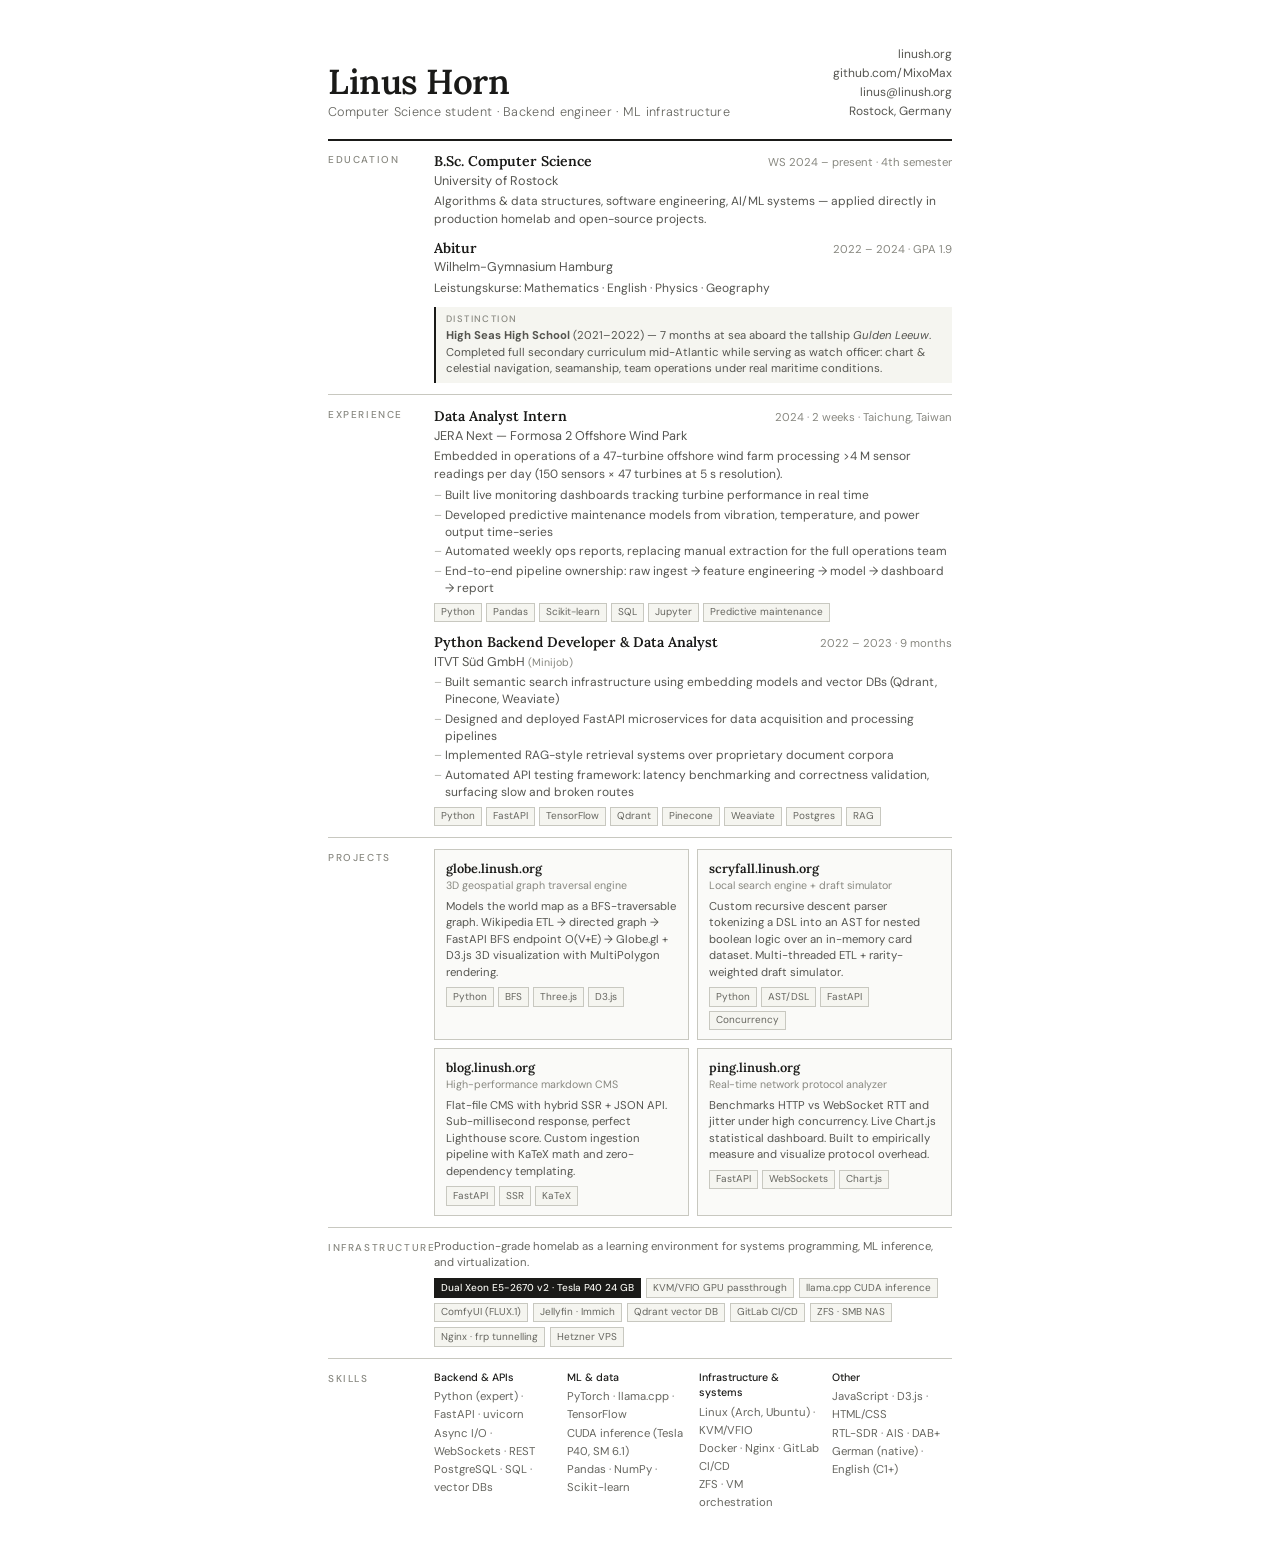
<file: static/resume_linus_horn_pdf.html>
<!DOCTYPE html>
<html lang="en">
<head>
<meta charset="UTF-8">
<meta name="viewport" content="width=device-width, initial-scale=1.0">
<title>Linus Horn — Resume</title>
<style>
@import url('https://fonts.googleapis.com/css2?family=Lora:ital,wght@0,400;0,500;0,600;1,400&family=DM+Sans:wght@300;400;500&display=swap');

@page {
  size: A4;
  margin: 18mm 18mm 16mm 18mm;
}

* { box-sizing: border-box; margin: 0; padding: 0; }

body {
  font-family: 'DM Sans', system-ui, sans-serif;
  color: #1a1a18;
  font-size: 10.5pt;
  line-height: 1.45;
  background: #fff;
  -webkit-print-color-adjust: exact;
  print-color-adjust: exact;
}

.page {
  max-width: 720px;
  margin: 0 auto;
  padding: 2.8rem 3rem;
  background: #fff;
}

/* --- HEADER --- */
.header {
  display: grid;
  grid-template-columns: 1fr auto;
  gap: 0 2rem;
  align-items: end;
  margin-bottom: 1.1rem;
}
.name {
  font-family: 'Lora', Georgia, serif;
  font-size: 26pt;
  font-weight: 600;
  letter-spacing: -0.5px;
  line-height: 1;
  color: #1a1a18;
}
.tagline {
  font-size: 9.5pt;
  font-weight: 300;
  color: #666660;
  margin-top: 5px;
  letter-spacing: 0.3px;
}
.contact-block {
  text-align: right;
}
.contact-block a, .contact-block span {
  display: block;
  font-size: 9pt;
  color: #555550;
  text-decoration: none;
  line-height: 1.6;
}

/* --- RULE SYSTEM --- */
.rule-top {
  border: none;
  border-top: 2px solid #1a1a18;
  margin-bottom: 0;
}
.rule-thin {
  border: none;
  border-top: 0.5px solid #c8c8c0;
  margin: 11px 0;
}

/* --- SECTION --- */
.section {
  display: grid;
  grid-template-columns: 88px 1fr;
  gap: 0 18px;
  margin-top: 10px;
}
.section-label {
  font-size: 7.5pt;
  font-weight: 500;
  letter-spacing: 1.6px;
  text-transform: uppercase;
  color: #888880;
  padding-top: 2px;
  line-height: 1.3;
}
.section-body { }

/* --- ENTRY --- */
.entry {
  margin-bottom: 10px;
}
.entry:last-child { margin-bottom: 0; }

.entry-header {
  display: flex;
  justify-content: space-between;
  align-items: baseline;
  gap: 8px;
}
.entry-role {
  font-family: 'Lora', Georgia, serif;
  font-weight: 600;
  font-size: 10.5pt;
  color: #1a1a18;
}
.entry-date {
  font-size: 8.5pt;
  color: #888880;
  white-space: nowrap;
  flex-shrink: 0;
}
.entry-org {
  font-size: 9.5pt;
  color: #555550;
  font-weight: 400;
  margin-bottom: 2px;
}
.entry-desc {
  font-size: 9pt;
  color: #555550;
  line-height: 1.5;
  margin-bottom: 4px;
}
.bullets {
  list-style: none;
  padding: 0;
  margin-top: 3px;
}
.bullets li {
  font-size: 9pt;
  color: #555550;
  padding-left: 11px;
  position: relative;
  margin-bottom: 2px;
  line-height: 1.45;
}
.bullets li::before {
  content: "–";
  position: absolute;
  left: 0;
  color: #b0b0a8;
}

/* --- TAGS --- */
.tags {
  display: flex;
  flex-wrap: wrap;
  gap: 4px;
  margin-top: 5px;
}
.tag {
  font-size: 7.5pt;
  padding: 1.5px 6px;
  border: 0.5px solid #c8c8c0;
  color: #666660;
  background: #f5f5f0;
}
.tag-accent {
  background: #1a1a18;
  color: #f5f5f0;
  border-color: #1a1a18;
  font-weight: 500;
}

/* --- CALLOUT --- */
.callout {
  border-left: 2px solid #1a1a18;
  padding: 6px 10px;
  background: #f5f5f0;
  margin-top: 8px;
}
.callout-label {
  font-size: 7pt;
  font-weight: 500;
  letter-spacing: 1.4px;
  text-transform: uppercase;
  color: #888880;
  margin-bottom: 2px;
}
.callout-text {
  font-size: 8.5pt;
  color: #555550;
  line-height: 1.45;
}

/* --- PROJECTS GRID --- */
.project-grid {
  display: grid;
  grid-template-columns: 1fr 1fr;
  gap: 8px;
}
.proj-card {
  border: 0.5px solid #c8c8c0;
  padding: 9px 11px;
  background: #fafaf8;
}
.proj-name {
  font-family: 'Lora', Georgia, serif;
  font-weight: 600;
  font-size: 9.5pt;
  color: #1a1a18;
  margin-bottom: 1px;
}
.proj-type {
  font-size: 8pt;
  color: #888880;
  margin-bottom: 5px;
}
.proj-desc {
  font-size: 8.5pt;
  color: #555550;
  line-height: 1.45;
}

/* --- SKILLS GRID --- */
.skills-grid {
  display: grid;
  grid-template-columns: repeat(4, 1fr);
  gap: 8px 12px;
}
.skill-group-title {
  font-size: 8pt;
  font-weight: 500;
  color: #1a1a18;
  margin-bottom: 3px;
}
.skill-items {
  font-size: 8.5pt;
  color: #666660;
  line-height: 1.6;
}

/* --- INFRA TAGS --- */
.infra-wrap {
  display: flex;
  flex-wrap: wrap;
  gap: 5px;
}

/* --- PRINT RESETS --- */
@media print {
  body { font-size: 9.5pt; }
  .page { padding: 0; max-width: 100%; }
  a { color: inherit; text-decoration: none; }
}
</style>
</head>
<body>
<div class="page">

  <!-- HEADER -->
  <div class="header">
    <div>
      <h1 class="name">Linus Horn</h1>
      <p class="tagline">Computer Science student &middot; Backend engineer &middot; ML infrastructure</p>
    </div>
    <div class="contact-block">
      <a href="https://linush.org">linush.org</a>
      <a href="https://github.com/MixoMax">github.com/MixoMax</a>
      <a href="mailto:linus@linush.org">linus@linush.org</a>
      <span>Rostock, Germany</span>
    </div>
  </div>

  <hr class="rule-top">

  <!-- EDUCATION -->
  <div class="section">
    <p class="section-label">Education</p>
    <div class="section-body">
      <div class="entry">
        <div class="entry-header">
          <span class="entry-role">B.Sc. Computer Science</span>
          <span class="entry-date">WS 2024 – present &middot; 4th semester</span>
        </div>
        <p class="entry-org">University of Rostock</p>
        <p class="entry-desc">Algorithms &amp; data structures, software engineering, AI/ML systems — applied directly in production homelab and open-source projects.</p>
      </div>

      <div class="entry">
        <div class="entry-header">
          <span class="entry-role">Abitur</span>
          <span class="entry-date">2022 – 2024 &middot; GPA 1.9</span>
        </div>
        <p class="entry-org">Wilhelm-Gymnasium Hamburg</p>
        <p class="entry-desc">Leistungskurse: Mathematics &middot; English &middot; Physics &middot; Geography</p>
      </div>

      <div class="callout">
        <p class="callout-label">Distinction</p>
        <p class="callout-text"><strong>High Seas High School</strong> (2021–2022) &mdash; 7 months at sea aboard the tallship <em>Gulden Leeuw</em>. Completed full secondary curriculum mid-Atlantic while serving as watch officer: chart &amp; celestial navigation, seamanship, team operations under real maritime conditions.</p>
      </div>
    </div>
  </div>

  <hr class="rule-thin">

  <!-- EXPERIENCE -->
  <div class="section">
    <p class="section-label">Experience</p>
    <div class="section-body">

      <div class="entry">
        <div class="entry-header">
          <span class="entry-role">Data Analyst Intern</span>
          <span class="entry-date">2024 &middot; 2 weeks &middot; Taichung, Taiwan</span>
        </div>
        <p class="entry-org">JERA Next — Formosa 2 Offshore Wind Park</p>
        <p class="entry-desc">Embedded in operations of a 47-turbine offshore wind farm processing &gt;4 M sensor readings per day (150 sensors &times; 47 turbines at 5 s resolution).</p>
        <ul class="bullets">
          <li>Built live monitoring dashboards tracking turbine performance in real time</li>
          <li>Developed predictive maintenance models from vibration, temperature, and power output time-series</li>
          <li>Automated weekly ops reports, replacing manual extraction for the full operations team</li>
          <li>End-to-end pipeline ownership: raw ingest → feature engineering → model → dashboard → report</li>
        </ul>
        <div class="tags">
          <span class="tag">Python</span><span class="tag">Pandas</span><span class="tag">Scikit-learn</span><span class="tag">SQL</span><span class="tag">Jupyter</span><span class="tag">Predictive maintenance</span>
        </div>
      </div>

      <div class="entry">
        <div class="entry-header">
          <span class="entry-role">Python Backend Developer &amp; Data Analyst</span>
          <span class="entry-date">2022 – 2023 &middot; 9 months</span>
        </div>
        <p class="entry-org">ITVT Süd GmbH <span style="font-size:8pt;color:#888880">(Minijob)</span></p>
        <ul class="bullets">
          <li>Built semantic search infrastructure using embedding models and vector DBs (Qdrant, Pinecone, Weaviate)</li>
          <li>Designed and deployed FastAPI microservices for data acquisition and processing pipelines</li>
          <li>Implemented RAG-style retrieval systems over proprietary document corpora</li>
          <li>Automated API testing framework: latency benchmarking and correctness validation, surfacing slow and broken routes</li>
        </ul>
        <div class="tags">
          <span class="tag">Python</span><span class="tag">FastAPI</span><span class="tag">TensorFlow</span><span class="tag">Qdrant</span><span class="tag">Pinecone</span><span class="tag">Weaviate</span><span class="tag">Postgres</span><span class="tag">RAG</span>
        </div>
      </div>

    </div>
  </div>

  <hr class="rule-thin">

  <!-- PROJECTS -->
  <div class="section">
    <p class="section-label">Projects</p>
    <div class="section-body">
      <div class="project-grid">
        <div class="proj-card">
          <p class="proj-name">globe.linush.org</p>
          <p class="proj-type">3D geospatial graph traversal engine</p>
          <p class="proj-desc">Models the world map as a BFS-traversable graph. Wikipedia ETL → directed graph → FastAPI BFS endpoint O(V+E) → Globe.gl + D3.js 3D visualization with MultiPolygon rendering.</p>
          <div class="tags" style="margin-top:6px"><span class="tag">Python</span><span class="tag">BFS</span><span class="tag">Three.js</span><span class="tag">D3.js</span></div>
        </div>
        <div class="proj-card">
          <p class="proj-name">scryfall.linush.org</p>
          <p class="proj-type">Local search engine + draft simulator</p>
          <p class="proj-desc">Custom recursive descent parser tokenizing a DSL into an AST for nested boolean logic over an in-memory card dataset. Multi-threaded ETL + rarity-weighted draft simulator.</p>
          <div class="tags" style="margin-top:6px"><span class="tag">Python</span><span class="tag">AST/DSL</span><span class="tag">FastAPI</span><span class="tag">Concurrency</span></div>
        </div>
        <div class="proj-card">
          <p class="proj-name">blog.linush.org</p>
          <p class="proj-type">High-performance markdown CMS</p>
          <p class="proj-desc">Flat-file CMS with hybrid SSR + JSON API. Sub-millisecond response, perfect Lighthouse score. Custom ingestion pipeline with KaTeX math and zero-dependency templating.</p>
          <div class="tags" style="margin-top:6px"><span class="tag">FastAPI</span><span class="tag">SSR</span><span class="tag">KaTeX</span></div>
        </div>
        <div class="proj-card">
          <p class="proj-name">ping.linush.org</p>
          <p class="proj-type">Real-time network protocol analyzer</p>
          <p class="proj-desc">Benchmarks HTTP vs WebSocket RTT and jitter under high concurrency. Live Chart.js statistical dashboard. Built to empirically measure and visualize protocol overhead.</p>
          <div class="tags" style="margin-top:6px"><span class="tag">FastAPI</span><span class="tag">WebSockets</span><span class="tag">Chart.js</span></div>
        </div>
      </div>
    </div>
  </div>

  <hr class="rule-thin">

  <!-- INFRASTRUCTURE -->
  <div class="section">
    <p class="section-label">Infrastructure</p>
    <div class="section-body">
      <p style="font-size:8.5pt;color:#666660;margin-bottom:7px">Production-grade homelab as a learning environment for systems programming, ML inference, and virtualization.</p>
      <div class="infra-wrap">
        <span class="tag tag-accent">Dual Xeon E5-2670 v2 · Tesla P40 24 GB</span>
        <span class="tag">KVM/VFIO GPU passthrough</span>
        <span class="tag">llama.cpp CUDA inference</span>
        <span class="tag">ComfyUI (FLUX.1)</span>
        <span class="tag">Jellyfin · Immich</span>
        <span class="tag">Qdrant vector DB</span>
        <span class="tag">GitLab CI/CD</span>
        <span class="tag">ZFS · SMB NAS</span>
        <span class="tag">Nginx · frp tunnelling</span>
        <span class="tag">Hetzner VPS</span>
      </div>
    </div>
  </div>

  <hr class="rule-thin">

  <!-- SKILLS -->
  <div class="section">
    <p class="section-label">Skills</p>
    <div class="section-body">
      <div class="skills-grid">
        <div>
          <p class="skill-group-title">Backend &amp; APIs</p>
          <p class="skill-items">Python (expert) · FastAPI · uvicorn<br>Async I/O · WebSockets · REST<br>PostgreSQL · SQL · vector DBs</p>
        </div>
        <div>
          <p class="skill-group-title">ML &amp; data</p>
          <p class="skill-items">PyTorch · llama.cpp · TensorFlow<br>CUDA inference (Tesla P40, SM 6.1)<br>Pandas · NumPy · Scikit-learn</p>
        </div>
        <div>
          <p class="skill-group-title">Infrastructure &amp; systems</p>
          <p class="skill-items">Linux (Arch, Ubuntu) · KVM/VFIO<br>Docker · Nginx · GitLab CI/CD<br>ZFS · VM orchestration</p>
        </div>
        <div>
          <p class="skill-group-title">Other</p>
          <p class="skill-items">JavaScript · D3.js · HTML/CSS<br>RTL-SDR · AIS · DAB+<br>German (native) · English (C1+)</p>
        </div>
      </div>
    </div>
  </div>

</div>
</body>
</html>
</file>
